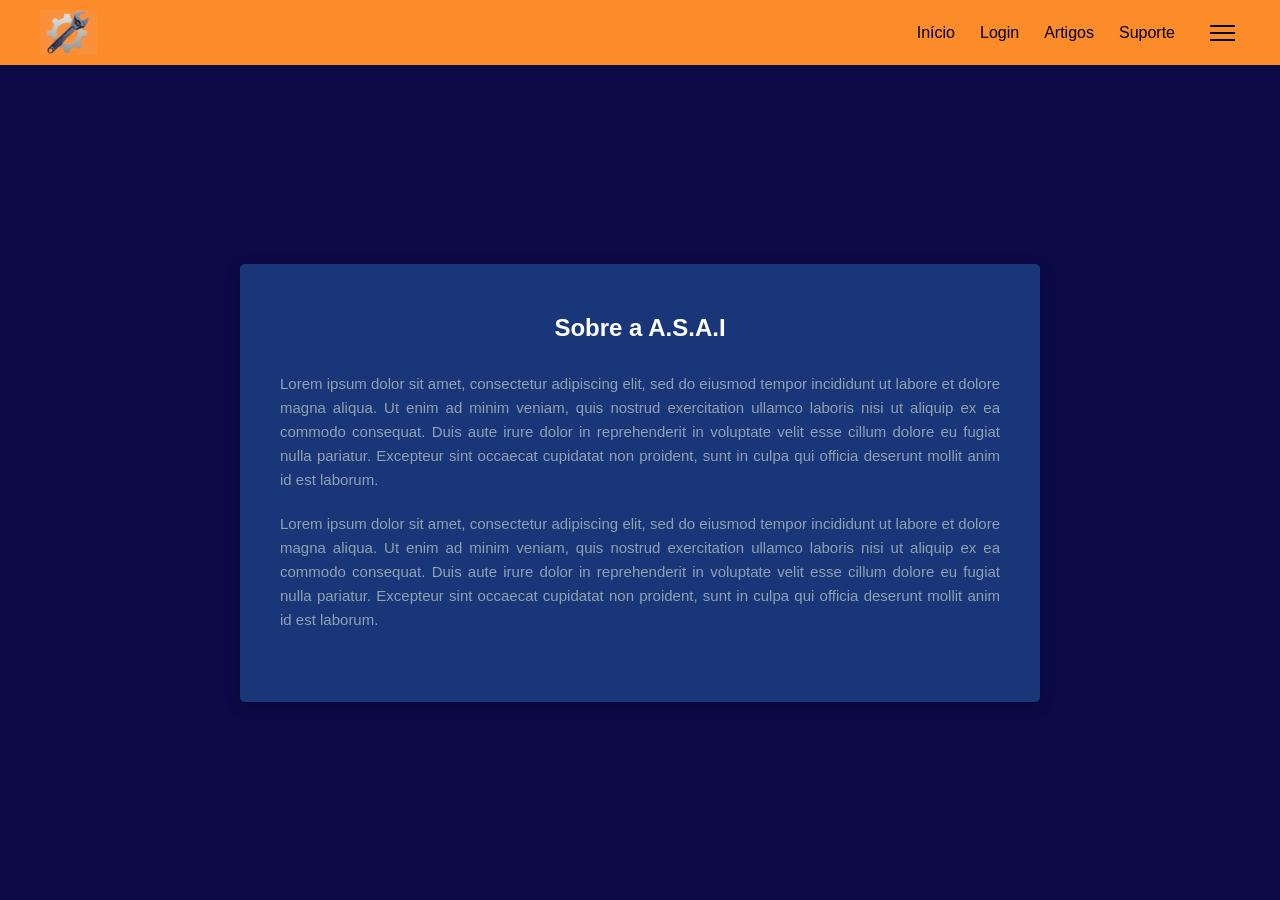
<file: index.html>
<!DOCTYPE html>
<html lang="pt-br">
<head>
    <meta charset="UTF-8">
    <meta name="viewport" content="width=device-width, initial-scale=1.0">
    <link rel="stylesheet" href="./style.css">
    <title>Sobre A.S.A.I</title> 
</head>
<body>
<header class="main-header">
  <div class="logo-container">
    <img src="./imagens/Captura de tela 2026-10-16 141848.png" alt="Logo A.S.A.I" class="logo-img">
  </div>
  
  <div class="nav-container">
    <nav class="navbar">
      <ul class="nav-links">
        <li><a href="inicio.html">Início</a></li>
        <li><a href="login.html">Login</a></li>
        <li><a href="artigos.html">Artigos</a></li>
        <li><a href="suporte.html">Suporte</a></li>
      </ul>
    </nav>
    <button class="menu-hamburger" aria-label="Abrir menu">
      <span></span>
      <span></span>
      <span></span>
    </button>
  </div>
</header>
<main class="content-wrapper">
  
  <section class="sobreasai">
    <h2>Sobre a A.S.A.I</h2>
    
    <p>
      Lorem ipsum dolor sit amet, consectetur adipiscing elit, sed do 
      eiusmod tempor incididunt ut labore et dolore magna aliqua. Ut 
      enim ad minim veniam, quis nostrud exercitation ullamco laboris 
      nisi ut aliquip ex ea commodo consequat. Duis aute irure dolor in 
      reprehenderit in voluptate velit esse cillum dolore eu fugiat nulla 
      pariatur. Excepteur sint occaecat cupidatat non proident, sunt in 
      culpa qui officia deserunt mollit anim id est laborum.
    </p>
    
    <p>
      Lorem ipsum dolor sit amet, consectetur adipiscing elit, sed do 
      eiusmod tempor incididunt ut labore et dolore magna aliqua. Ut 
      enim ad minim veniam, quis nostrud exercitation ullamco laboris 
      nisi ut aliquip ex ea commodo consequat. Duis aute irure dolor in 
      reprehenderit in voluptate velit esse cillum dolore eu fugiat nulla 
      pariatur. Excepteur sint occaecat cupidatat non proident, sunt in 
      culpa qui officia deserunt mollit anim id est laborum.
    </p>
  </section>

</main>

</body>
</html>
</file>
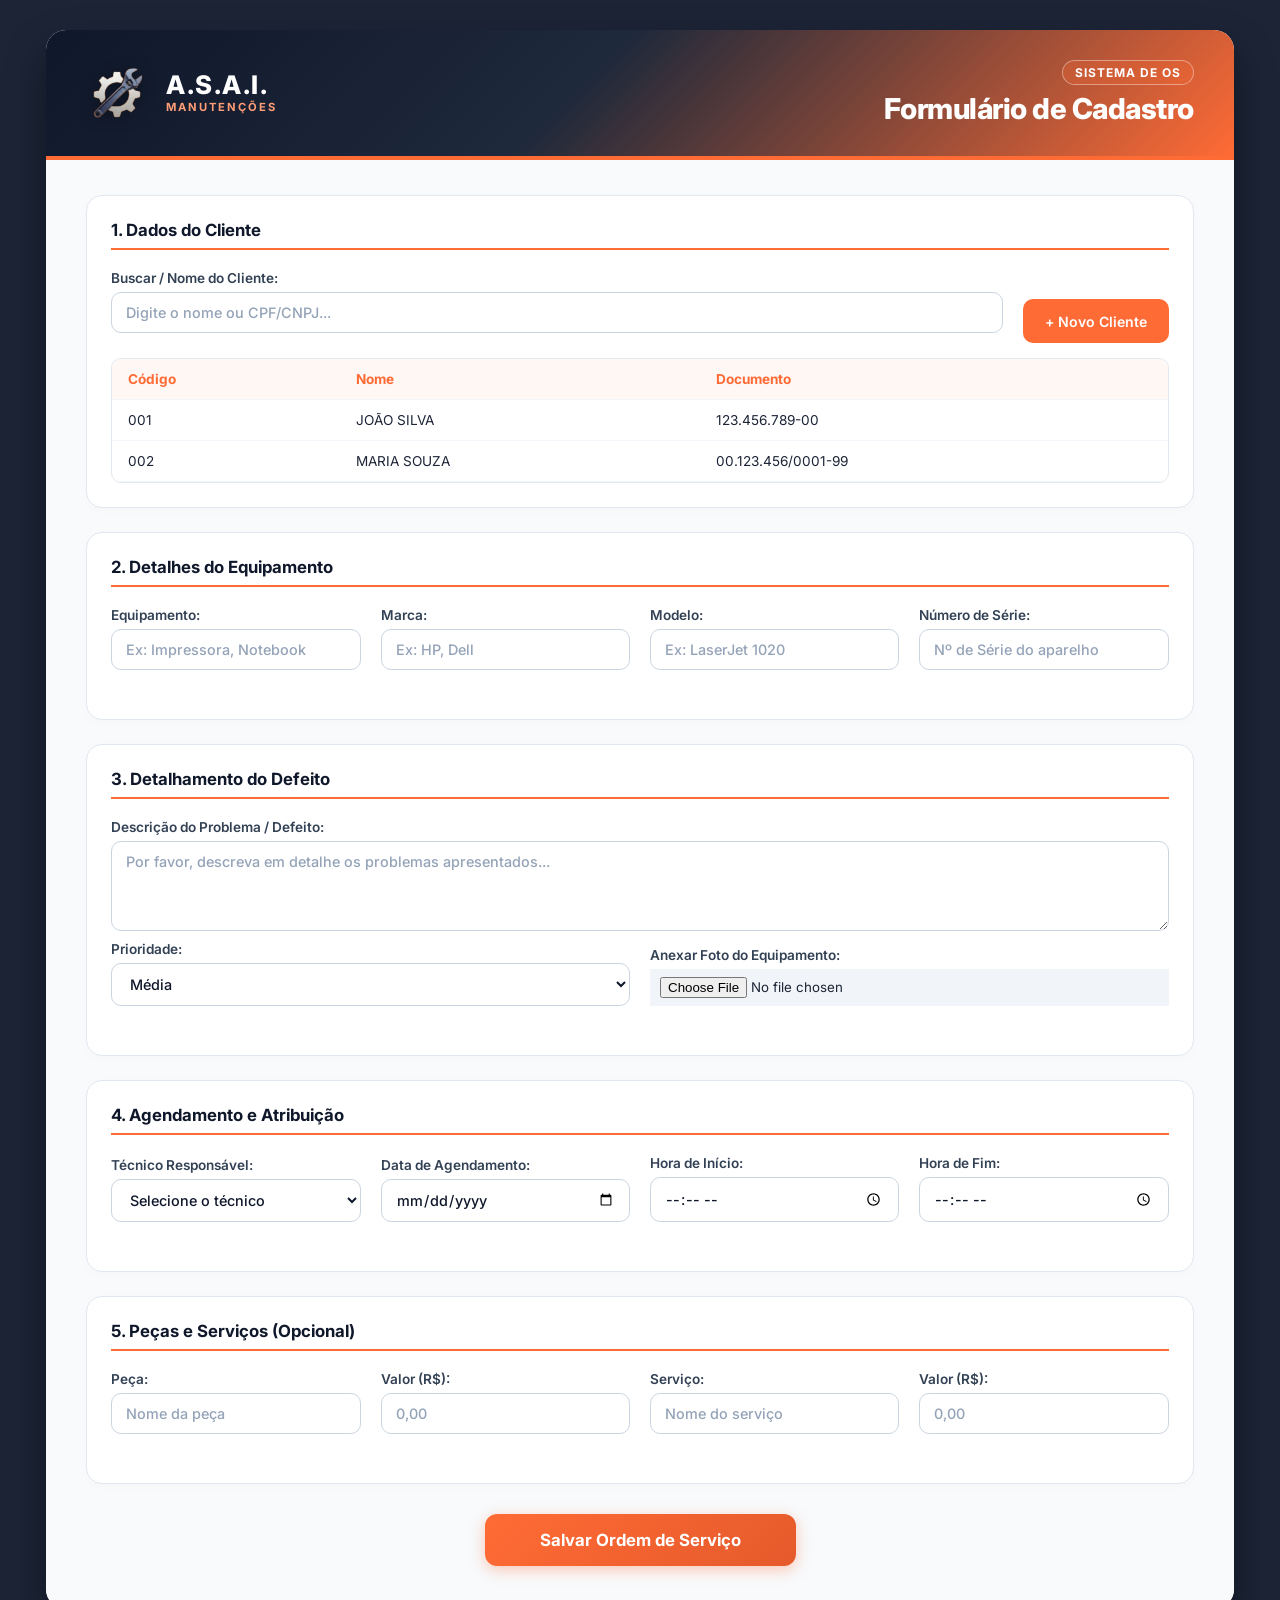
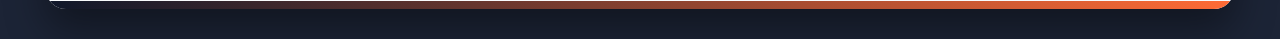
<file: cadastro os/index.html>
<!DOCTYPE html>
<html lang="pt-br">
<head>
    <meta charset="UTF-8">
    <meta name="viewport" content="width=device-width, initial-scale=1.0">
    <title>Cadastro de Ordem de Serviço - ASAI</title>
    <!-- Fonte Inter -->
    <link rel="preconnect" href="https://fonts.googleapis.com">
    <link rel="preconnect" href="https://fonts.gstatic.com" crossorigin>
    <link href="https://fonts.googleapis.com/css2?family=Inter:wght@400;500;600;700;800&display=swap" rel="stylesheet">
    <link rel="stylesheet" href="style.css">
</head>
<body>

    <div class="pagina-formulario">
        
        <!-- Cabeçalho -->
        <header class="cabecalho-novo">
            <div class="bloco-logo">
                <div class="logo-wrapper">
                    <img src="pecas.png" alt="Logótipo ASAI" class="logo-img" onerror="this.src='peças.png';">
                </div>
                <div class="texto-logo">
                    <h1 class="logo-titulo">A.S.A.I.</h1>
                    <p class="logo-subtitulo">MANUTENÇÕES</p>
                </div>
            </div>
            <div class="bloco-titulo">
                <span class="tag-os">SISTEMA DE OS</span>
                <h2 class="titulo-destaque">Formulário de Cadastro</h2>
            </div>
        </header>

        <form id="form-os" class="corpo-formulario">

            <!-- 1. Dados do Cliente -->
            <div class="secao-container">
                <div class="pilula-secao">1. Dados do Cliente</div>

                <div class="linha-campo">
                    <div class="campo flex-1">
                        <label for="busca-cliente">Buscar / Nome do Cliente:</label>
                        <input type="text" id="busca-cliente" placeholder="Digite o nome ou CPF/CNPJ...">
                    </div>
                    <button type="button" class="btn-acao">+ Novo Cliente</button>
                </div>

                <div class="tabela-container">
                    <table class="tabela-clientes">
                        <thead>
                            <tr>
                                <th>Código</th>
                                <th>Nome</th>
                                <th>Documento</th>
                            </tr>
                        </thead>
                        <tbody>
                            <tr>
                                <td>001</td>
                                <td>JOÃO SILVA</td>
                                <td>123.456.789-00</td>
                            </tr>
                            <tr>
                                <td>002</td>
                                <td>MARIA SOUZA</td>
                                <td>00.123.456/0001-99</td>
                            </tr>
                        </tbody>
                    </table>
                </div>
            </div>

            <!-- 2. Detalhes do Equipamento -->
            <div class="secao-container">
                <div class="pilula-secao">2. Detalhes do Equipamento</div>

                <div class="linha-campo">
                    <div class="campo flex-1">
                        <label for="equipamento">Equipamento:</label>
                        <input type="text" id="equipamento" placeholder="Ex: Impressora, Notebook">
                    </div>
                    <div class="campo flex-1">
                        <label for="marca">Marca:</label>
                        <input type="text" id="marca" placeholder="Ex: HP, Dell">
                    </div>
                    <div class="campo flex-1">
                        <label for="modelo">Modelo:</label>
                        <input type="text" id="modelo" placeholder="Ex: LaserJet 1020">
                    </div>
                    <div class="campo flex-1">
                        <label for="num-serie">Número de Série:</label>
                        <input type="text" id="num-serie" placeholder="Nº de Série do aparelho">
                    </div>
                </div>
            </div>

            <!-- 3. Detalhamento do Defeito -->
            <div class="secao-container">
                <div class="pilula-secao">3. Detalhamento do Defeito</div>

                <div class="campo">
                    <label for="descricao-defeito">Descrição do Problema / Defeito:</label>
                    <textarea id="descricao-defeito" placeholder="Por favor, descreva em detalhe os problemas apresentados..."></textarea>
                </div>

                <div class="linha-campo">
                    <div class="campo flex-1">
                        <label for="prioridade">Prioridade:</label>
                        <select id="prioridade">
                            <option value="baixa">Baixa</option>
                            <option value="media" selected>Média</option>
                            <option value="alta">Alta</option>
                        </select>
                    </div>
                    <div class="campo flex-1">
                        <label>Anexar Foto do Equipamento:</label>
                        <input type="file" id="foto-equipamento" class="input-file">
                    </div>
                </div>
            </div>

            <!-- 4. Agendamento e Atribuição -->
            <div class="secao-container">
                <div class="pilula-secao">4. Agendamento e Atribuição</div>

                <div class="linha-campo">
                    <div class="campo flex-1">
                        <label for="tecnico">Técnico Responsável:</label>
                        <select id="tecnico">
                            <option value="" disabled selected>Selecione o técnico</option>
                            <option value="Sofia Gonçalves">Sofia Gonçalves</option>
                            <option value="Ananda">Ananda</option>
                            <option value="Agnes Aisha">Agnes Aisha</option>
                            <option value="Isabelli Santos">Isabelli Santos</option>
                        </select>
                    </div>
                    <div class="campo flex-1">
                        <label for="data-agendamento">Data de Agendamento:</label>
                        <input type="date" id="data-agendamento">
                    </div>
                    <div class="campo flex-1">
                        <label for="hora-inicio">Hora de Início:</label>
                        <input type="time" id="hora-inicio">
                    </div>
                    <div class="campo flex-1">
                        <label for="hora-fim">Hora de Fim:</label>
                        <input type="time" id="hora-fim">
                    </div>
                </div>
            </div>

            <!-- 5. Peças e Serviços -->
            <div class="secao-container">
                <div class="pilula-secao">5. Peças e Serviços (Opcional)</div>

                <div class="linha-campo">
                    <div class="campo flex-1">
                        <label>Peça:</label>
                        <input type="text" placeholder="Nome da peça">
                    </div>
                    <div class="campo flex-1">
                        <label>Valor (R$):</label>
                        <input type="text" placeholder="0,00">
                    </div>
                    <div class="campo flex-1">
                        <label>Serviço:</label>
                        <input type="text" placeholder="Nome do serviço">
                    </div>
                    <div class="campo flex-1">
                        <label>Valor (R$):</label>
                        <input type="text" placeholder="0,00">
                    </div>
                </div>
            </div>

            <!-- Botão de Submissão -->
            <div class="container-btn-submit">
                <button type="submit" class="btn-submeter">Salvar Ordem de Serviço</button>
            </div>

        </form>

        <footer class="rodape-faixa"></footer>

    </div>

</body>
</html>
</file>
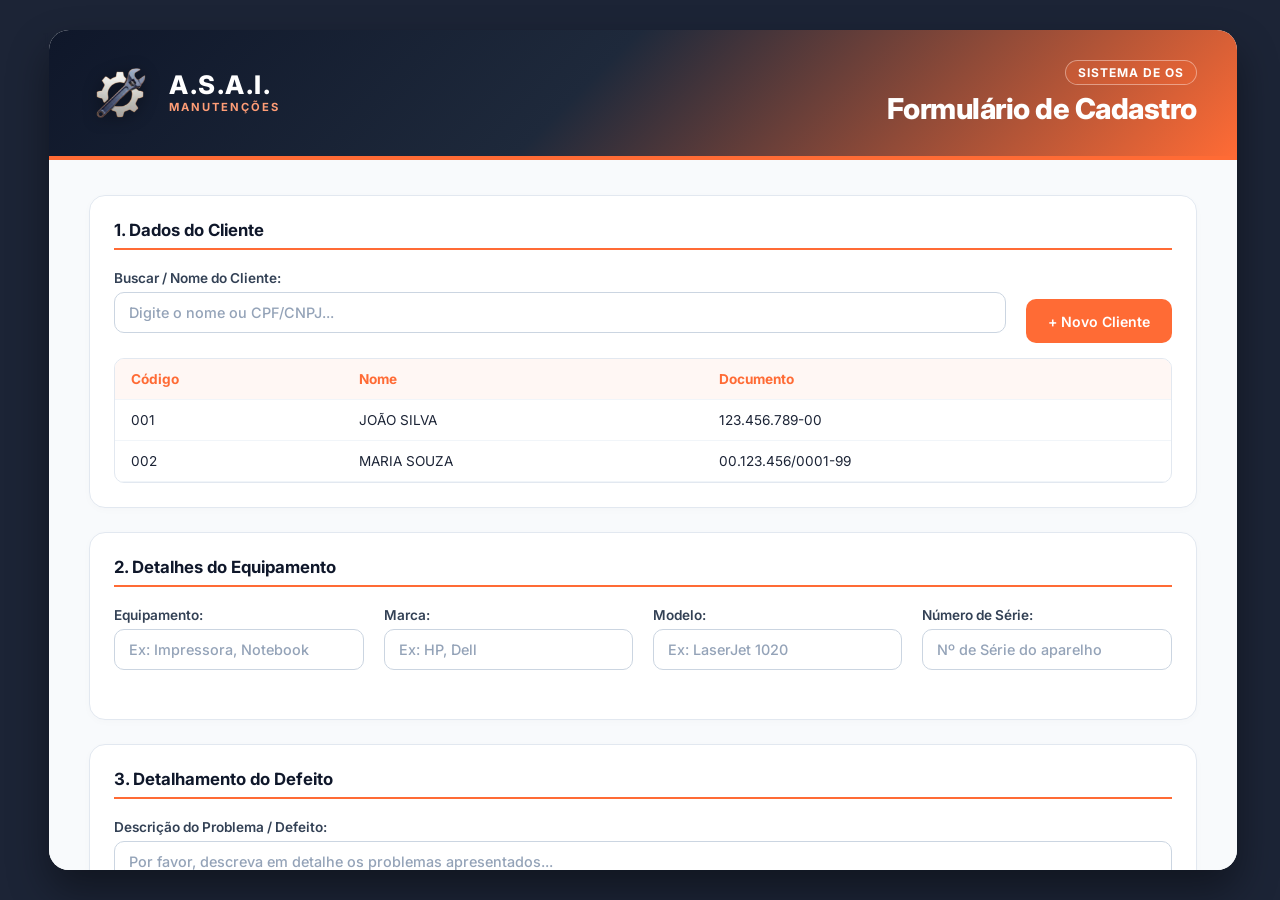
<file: cadastro os/cadasto.html>
]<!DOCTYPE html>
<html lang="pt-br">
<head>
    <meta charset="UTF-8">
    <meta name="viewport" content="width=device-width, initial-scale=1.0">
    <title>Cadastro de Ordem de Serviço - ASAI</title>
    <!-- Fonte Inter -->
    <link rel="preconnect" href="https://fonts.googleapis.com">
    <link rel="preconnect" href="https://fonts.gstatic.com" crossorigin>
    <link href="https://fonts.googleapis.com/css2?family=Inter:wght@400;500;600;700;800&display=swap" rel="stylesheet">
    <link rel="stylesheet" href="style.css">
</head>
<body>

    <div class="pagina-formulario">
        
        <!-- Cabeçalho -->
        <header class="cabecalho-novo">
            <div class="bloco-logo">
                <div class="logo-wrapper">
                    <img src="pecas.png" alt="Logótipo ASAI" class="logo-img" onerror="this.src='peças.png';">
                </div>
                <div class="texto-logo">
                    <h1 class="logo-titulo">A.S.A.I.</h1>
                    <p class="logo-subtitulo">MANUTENÇÕES</p>
                </div>
            </div>
            <div class="bloco-titulo">
                <span class="tag-os">SISTEMA DE OS</span>
                <h2 class="titulo-destaque">Formulário de Cadastro</h2>
            </div>
        </header>

        <form id="form-os" class="corpo-formulario">

            <!-- 1. Dados do Cliente -->
            <div class="secao-container">
                <div class="pilula-secao">1. Dados do Cliente</div>

                <div class="linha-campo">
                    <div class="campo flex-1">
                        <label for="busca-cliente">Buscar / Nome do Cliente:</label>
                        <input type="text" id="busca-cliente" placeholder="Digite o nome ou CPF/CNPJ...">
                    </div>
                    <button type="button" class="btn-acao">+ Novo Cliente</button>
                </div>

                <div class="tabela-container">
                    <table class="tabela-clientes">
                        <thead>
                            <tr>
                                <th>Código</th>
                                <th>Nome</th>
                                <th>Documento</th>
                            </tr>
                        </thead>
                        <tbody>
                            <tr>
                                <td>001</td>
                                <td>JOÃO SILVA</td>
                                <td>123.456.789-00</td>
                            </tr>
                            <tr>
                                <td>002</td>
                                <td>MARIA SOUZA</td>
                                <td>00.123.456/0001-99</td>
                            </tr>
                        </tbody>
                    </table>
                </div>
            </div>

            <!-- 2. Detalhes do Equipamento -->
            <div class="secao-container">
                <div class="pilula-secao">2. Detalhes do Equipamento</div>

                <div class="linha-campo">
                    <div class="campo flex-1">
                        <label for="equipamento">Equipamento:</label>
                        <input type="text" id="equipamento" placeholder="Ex: Impressora, Notebook">
                    </div>
                    <div class="campo flex-1">
                        <label for="marca">Marca:</label>
                        <input type="text" id="marca" placeholder="Ex: HP, Dell">
                    </div>
                    <div class="campo flex-1">
                        <label for="modelo">Modelo:</label>
                        <input type="text" id="modelo" placeholder="Ex: LaserJet 1020">
                    </div>
                    <div class="campo flex-1">
                        <label for="num-serie">Número de Série:</label>
                        <input type="text" id="num-serie" placeholder="Nº de Série do aparelho">
                    </div>
                </div>
            </div>

            <!-- 3. Detalhamento do Defeito -->
            <div class="secao-container">
                <div class="pilula-secao">3. Detalhamento do Defeito</div>

                <div class="campo">
                    <label for="descricao-defeito">Descrição do Problema / Defeito:</label>
                    <textarea id="descricao-defeito" placeholder="Por favor, descreva em detalhe os problemas apresentados..."></textarea>
                </div>

                <div class="linha-campo">
                    <div class="campo flex-1">
                        <label for="prioridade">Prioridade:</label>
                        <select id="prioridade">
                            <option value="baixa">Baixa</option>
                            <option value="media" selected>Média</option>
                            <option value="alta">Alta</option>
                        </select>
                    </div>
                    <div class="campo flex-1">
                        <label>Anexar Foto do Equipamento:</label>
                        <input type="file" id="foto-equipamento" class="input-file">
                    </div>
                </div>
            </div>

            <!-- 4. Agendamento e Atribuição -->
            <div class="secao-container">
                <div class="pilula-secao">4. Agendamento e Atribuição</div>

                <div class="linha-campo">
                    <div class="campo flex-1">
                        <label for="tecnico">Técnico Responsável:</label>
                        <select id="tecnico">
                            <option value="" disabled selected>Selecione o técnico</option>
                            <option value="Sofia Gonçalves">Sofia Gonçalves</option>
                            <option value="Ananda">Ananda</option>
                            <option value="Agnes Aisha">Agnes Aisha</option>
                            <option value="Isabelli Santos">Isabelli Santos</option>
                        </select>
                    </div>
                    <div class="campo flex-1">
                        <label for="data-agendamento">Data de Agendamento:</label>
                        <input type="date" id="data-agendamento">
                    </div>
                    <div class="campo flex-1">
                        <label for="hora-inicio">Hora de Início:</label>
                        <input type="time" id="hora-inicio">
                    </div>
                    <div class="campo flex-1">
                        <label for="hora-fim">Hora de Fim:</label>
                        <input type="time" id="hora-fim">
                    </div>
                </div>
            </div>

            <!-- 5. Peças e Serviços -->
            <div class="secao-container">
                <div class="pilula-secao">5. Peças e Serviços (Opcional)</div>

                <div class="linha-campo">
                    <div class="campo flex-1">
                        <label>Peça:</label>
                        <input type="text" placeholder="Nome da peça">
                    </div>
                    <div class="campo flex-1">
                        <label>Valor (R$):</label>
                        <input type="text" placeholder="0,00">
                    </div>
                    <div class="campo flex-1">
                        <label>Serviço:</label>
                        <input type="text" placeholder="Nome do serviço">
                    </div>
                    <div class="campo flex-1">
                        <label>Valor (R$):</label>
                        <input type="text" placeholder="0,00">
                    </div>
                </div>
            </div>

            <!-- Botão de Submissão -->
            <div class="container-btn-submit">
                <button type="submit" class="btn-submeter">Salvar Ordem de Serviço</button>
            </div>

        </form>

        <footer class="rodape-faixa"></footer>

    </div>

</body>
</html>
</file>
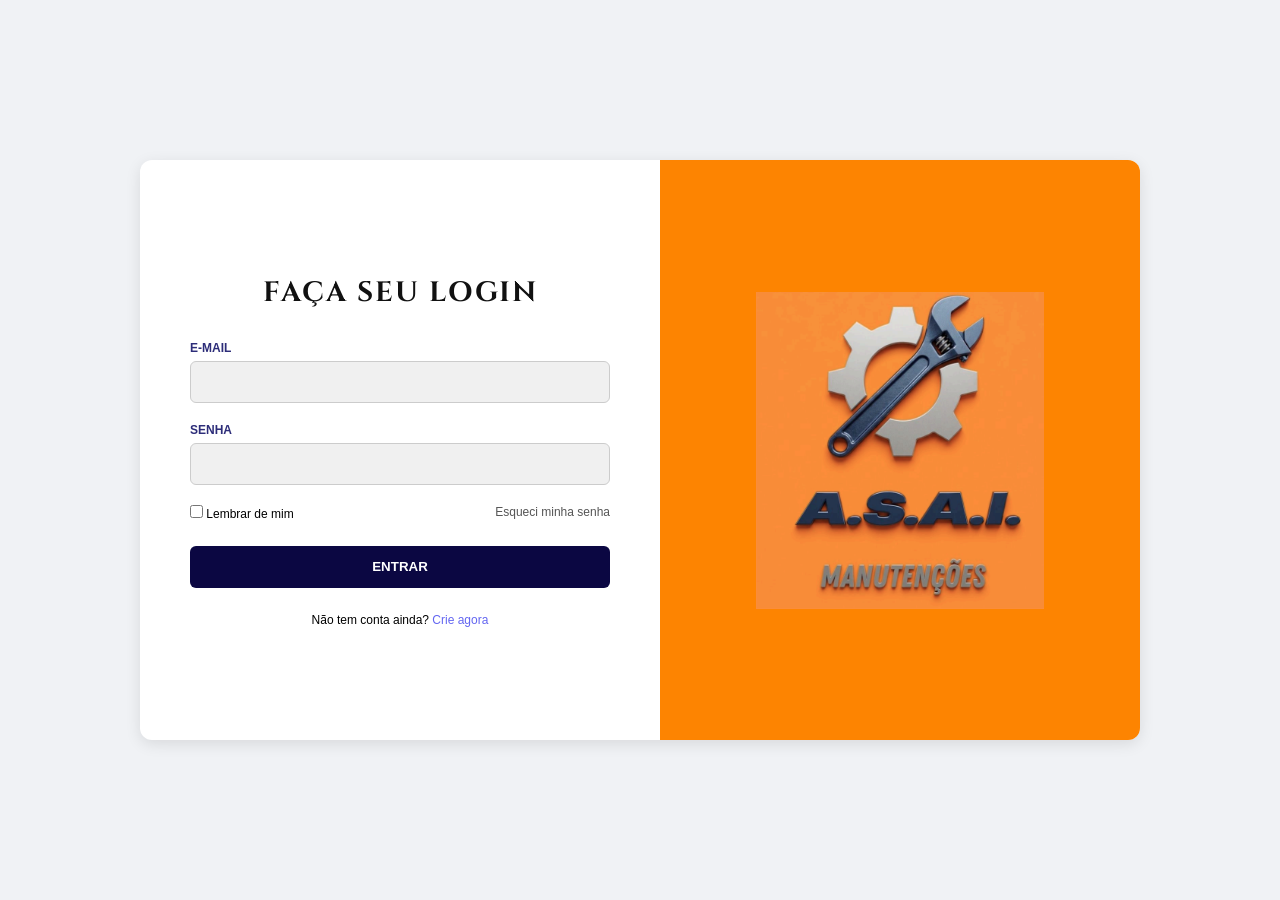
<file: Login/login.html>
<!DOCTYPE html>
<html lang="pt-BR">
<head>
    <meta charset="UTF-8">
    <meta name="viewport" content="width=device-width, initial-scale=1.0">
    <title>Faça seu login - A.S.A.I.</title>
    <!-- Fonte Cinzel (Elegante e Clássica) -->
    <link rel="preconnect" href="https://fonts.googleapis.com">
    <link rel="preconnect" href="https://fonts.gstatic.com" crossorigin>
    <link href="https://fonts.googleapis.com/css2?family=Cinzel:wght@500;700&display=swap" rel="stylesheet">
    <link rel="stylesheet" href="style.css">
</head>
<body>
   
       
      </div>

    <div class="login-container">
        <!-- Lado Esquerdo: Formulário -->
        <div class="login-left">
            <h2>FAÇA SEU LOGIN</h2>
            
            <form>
                <div class="input-group">
                    <label for="email">E-MAIL</label>
                    <input type="email" id="email" required>
                </div>

                <div class="input-group">
                    <label for="senha">SENHA</label>
                    <input type="password" id="senha" required>
                </div>

                <div class="options-row">
                    <label class="remember-me">
                        <input type="checkbox"> Lembrar de mim
                    </label>
                    <a href="#" class="forgot-link">Esqueci minha senha</a>
                </div>

                <button type="submit" class="btn-entrar">ENTRAR</button>
            </form>

            <p class="signup-text">
                Não tem conta ainda? <a href="cadastro.html">Crie agora</a>
            </p>
        </div>

        <!-- Lado Direito: Banner Laranja -->
        <div class="login-right">
            <img src="logo.png" alt="A.S.A.I. Manutenções" class="banner-img">
        </div>
    </div>

</body>
</html>
</file>
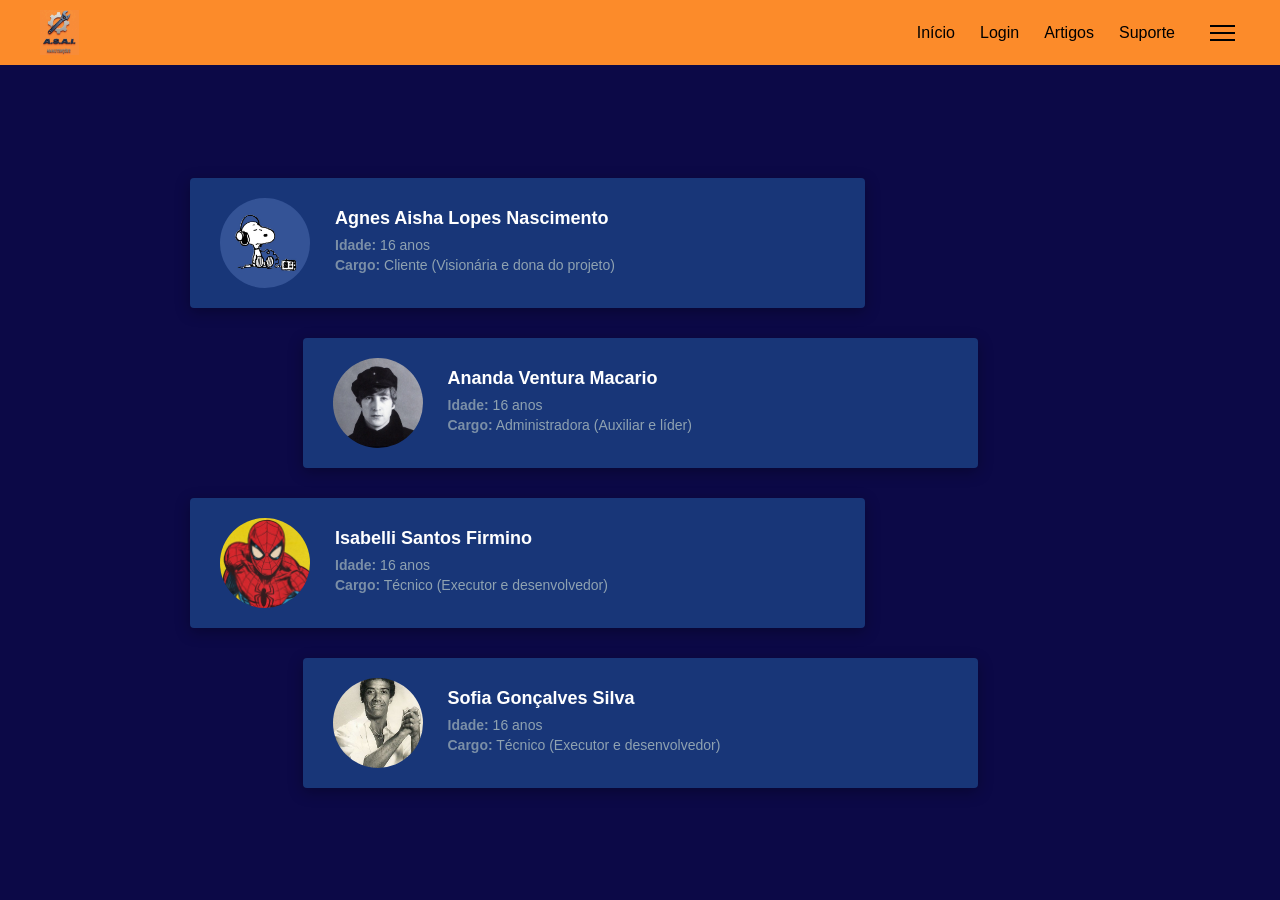
<file: perfil tecnicas/perfil.html>
<!DOCTYPE html>
<html lang="pt-BR">
<head>
    <meta charset="UTF-8">
    <meta name="viewport" content="width=device-width, initial-scale=1.0">
    <title>Perfil das técnicas</title>
    <link rel="stylesheet" href="./style.css">
</head>
<body>
    <header class="main-header">
        <div class="logo-container">
            <img src="./imagens/Captura de tela 2026-10-23 120911.png" alt="Logo A.S.A.I" class="logo-img">
        </div>
        <div class="nav-container">
            <nav class="navbar">
                <ul class="nav-links">
                    <li><a href="inicio.html">Início</a></li>
                    <li><a href="login.html">Login</a></li>
                    <li><a href="artigos.html">Artigos</a></li>
                    <li><a href="suporte.html">Suporte</a></li>
                </ul>
            </nav>
            <button class="menu-hamburger">
                <span></span>
                <span></span>
                <span></span>
            </button>
        </div>
    </header>

    <main class="content-wrapper">
        <section class="team-container">
            
            <div class="member-card position-1">
                <div class="avatar-container">
                    <img src="./imagens/agnes.jpg" alt="Agnes Aisha" class="avatar-img">
                </div>
                <div class="member-info">
                    <h3>Agnes Aisha Lopes Nascimento</h3>
                    <p><strong>Idade:</strong> 16 anos</p>
                    <p><strong>Cargo:</strong> Cliente (Visionária e dona do projeto)</p>
                </div>
            </div>

            <div class="member-card position-2">
                <div class="avatar-container">
                    <img src="./imagens/ananda.jpg" alt="Ananda Ventura" class="avatar-img">
                </div>
                <div class="member-info">
                    <h3>Ananda Ventura Macario</h3>
                    <p><strong>Idade:</strong> 16 anos</p>
                    <p><strong>Cargo:</strong> Administradora (Auxiliar e líder)</p>
                </div>
            </div>

            <div class="member-card position-3">
                <div class="avatar-container">
                    <img src="./imagens/isabelli.jpg" alt="Isabelli Santos" class="avatar-img">
                </div>
                <div class="member-info">
                    <h3>Isabelli Santos Firmino</h3>
                    <p><strong>Idade:</strong> 16 anos</p>
                    <p><strong>Cargo:</strong> Técnico (Executor e desenvolvedor)</p>
                </div>
            </div>

            <div class="member-card position-4">
                <div class="avatar-container">
                    <img src="./imagens/Sofia.jpg" alt="Sofia Gonçalves" class="avatar-img">
                </div>
                <div class="member-info">
                    <h3>Sofia Gonçalves Silva</h3>
                    <p><strong>Idade:</strong> 16 anos</p>
                    <p><strong>Cargo:</strong> Técnico (Executor e desenvolvedor)</p>
                </div>
            </div>
        </section>
    </main>
</body>
</html>
</file>
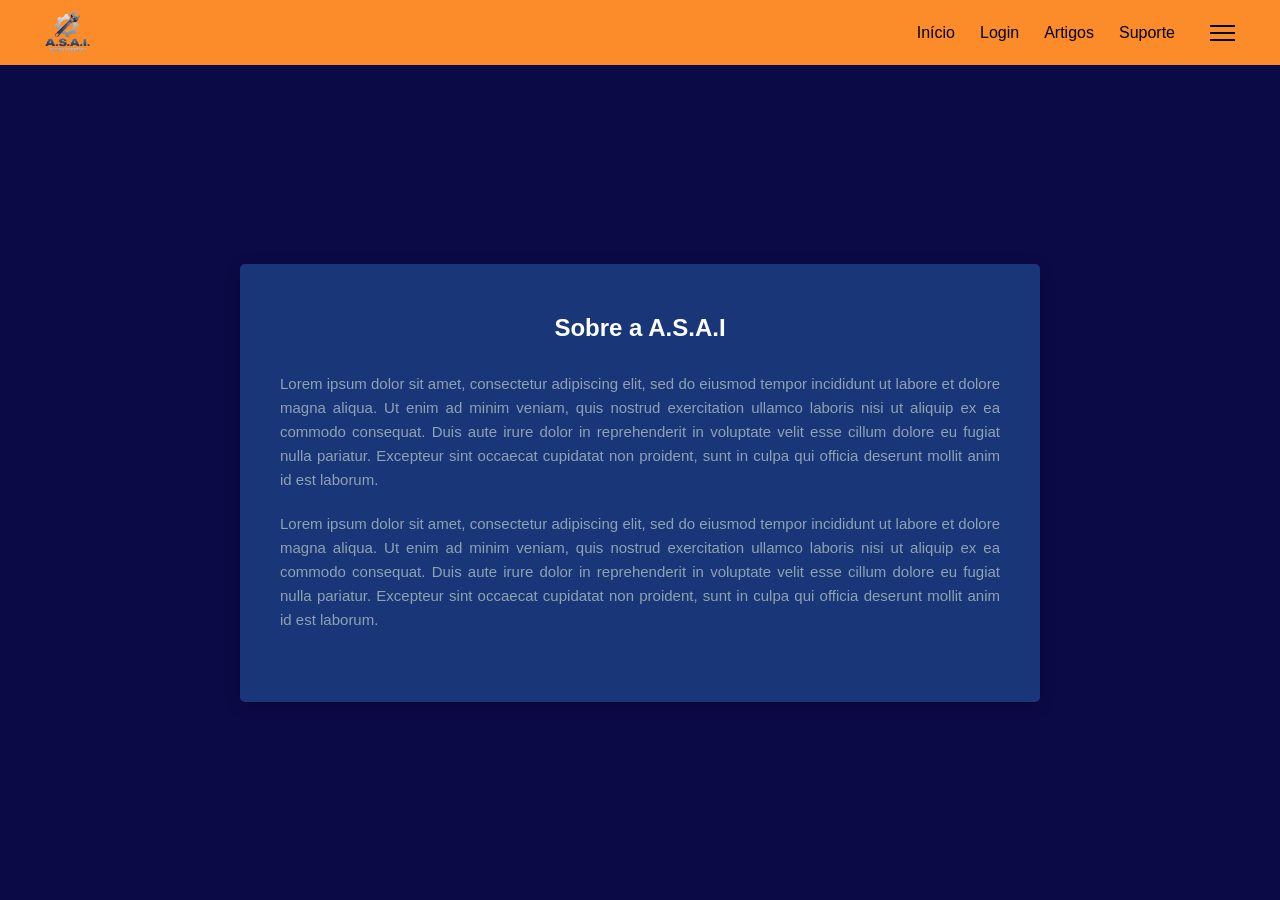
<file: sobre/idex.html>
<!DOCTYPE html>
<html lang="pt-br">
<head>
    <meta charset="UTF-8">
    <meta name="viewport" content="width=device-width, initial-scale=1.0">
    <link rel="stylesheet" href="./style.css">
    <title>Sobre A.S.A.I</title> 
</head>
<body>
<header class="main-header">
  <div class="logo-container">
    <img src="logo.png" alt="Logo A.S.A.I" class="logo-img">
  </div>
  
  <div class="nav-container">
    <nav class="navbar">
      <ul class="nav-links">
        <li><a href="inicio.html">Início</a></li>
        <li><a href="login.html">Login</a></li>
        <li><a href="artigos.html">Artigos</a></li>
        <li><a href="suporte.html">Suporte</a></li>
      </ul>
    </nav>
    <button class="menu-hamburger" aria-label="Abrir menu">
      <span></span>
      <span></span>
      <span></span>
    </button>
  </div>
</header>
<main class="content-wrapper">
  
  <section class="sobreasai">
    <h2>Sobre a A.S.A.I</h2>
    
    <p>
      Lorem ipsum dolor sit amet, consectetur adipiscing elit, sed do 
      eiusmod tempor incididunt ut labore et dolore magna aliqua. Ut 
      enim ad minim veniam, quis nostrud exercitation ullamco laboris 
      nisi ut aliquip ex ea commodo consequat. Duis aute irure dolor in 
      reprehenderit in voluptate velit esse cillum dolore eu fugiat nulla 
      pariatur. Excepteur sint occaecat cupidatat non proident, sunt in 
      culpa qui officia deserunt mollit anim id est laborum.
    </p>
    
    <p>
      Lorem ipsum dolor sit amet, consectetur adipiscing elit, sed do 
      eiusmod tempor incididunt ut labore et dolore magna aliqua. Ut 
      enim ad minim veniam, quis nostrud exercitation ullamco laboris 
      nisi ut aliquip ex ea commodo consequat. Duis aute irure dolor in 
      reprehenderit in voluptate velit esse cillum dolore eu fugiat nulla 
      pariatur. Excepteur sint occaecat cupidatat non proident, sunt in 
      culpa qui officia deserunt mollit anim id est laborum.
    </p>
  </section>

</main>

</body>
</html>
</file>
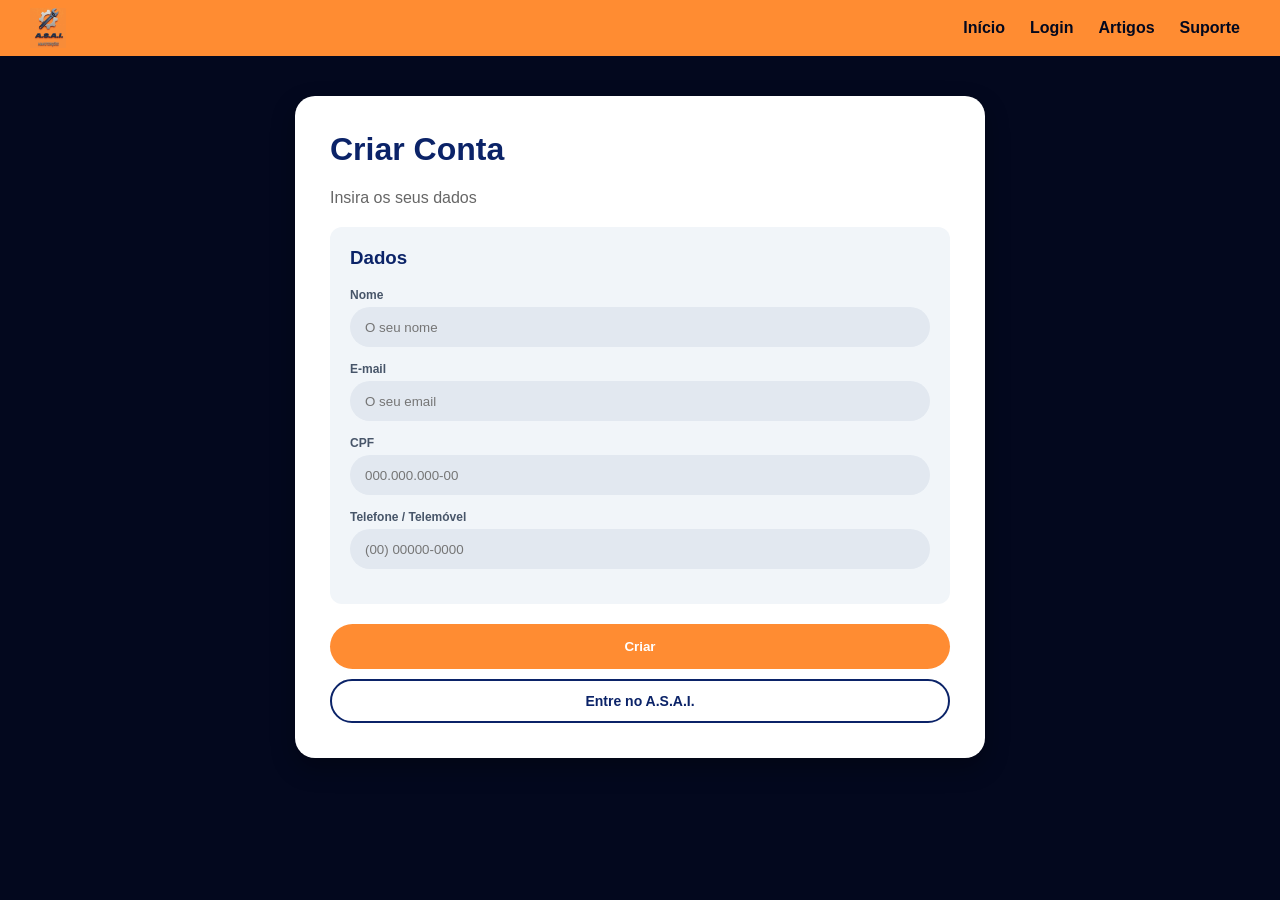
<file: Login/login parte 2/login2.html>
<!DOCTYPE html>
<html>
<head>
    <title>Criar Conta</title>
    <!-- Liga este HTML ao ficheiro de estilo CSS -->
    <link rel="stylesheet" href="login.css">
</head>
<body>

    <!-- BARRA DE CIMA -->
    <header class="navbar">
        <img src="logo.png" class="logo-img"> <!-- Imagem da logo -->
        <nav class="nav-links">
            <a href="#">Início</a>
            <a href="#">Login</a>
            <a href="#">Artigos</a>
            <a href="#">Suporte</a>
        </nav>
    </header>

    <!-- CAIXA DO MEIO -->
    <main class="main-container">
        <div class="card-form">
            
            <h1>Criar Conta</h1>
            <p class="subtitle">Insira os seus dados</p>

            <!-- Formulário -->
            <form onsubmit="mostrarMensagem(event)">
                
                <div class="section-box">
                    <h3>Dados</h3>

                    <!-- Campo Nome -->
                    <div class="input-group">
                        <label>Nome</label>
                        <input type="text" id="campoNome" placeholder="O seu nome" required>
                    </div>

                    <!-- Campo E-mail -->
                    <div class="input-group">
                        <label>E-mail</label>
                        <input type="email" placeholder="O seu email" required>
                    </div>

                    <!-- Campo CPF -->
                    <div class="input-group">
                        <label>CPF</label>
                        <input type="text" placeholder="000.000.000-00" required>
                    </div>

                    <!-- Campo Telefone -->
                    <div class="input-group">
                        <label>Telefone / Telemóvel</label>
                        <input type="tel" placeholder="(00) 00000-0000" required>
                    </div>
                </div>

                <!-- Botão principal de Criar -->
                <button type="submit" class="btn-submit">Criar</button>

                <!-- Botão secundário para quem já tem conta -->
                <a href="login.html" class="btn-secondary">Entre no A.S.A.I.</a>
            </form>

        </div>
    </main>

    <!-- Liga ao ficheiro de JavaScript -->
    <script src="script.js"></script>

</body>
</html>
</file>
<file: style.css>
* {
  margin: 0;
  padding: 0;
  box-sizing: border-box;
  font-family: sans-serif;  
}

.main-header {
  background-color: #fc8b2a; 
  display: flex;
  justify-content: space-between; 
  align-items: center;
  padding: 10px 40px; 
  width: 100%;
}

.logo-container {
  display: flex;
  align-items: center;
}

.logo-img {
  height: 45px;
  width: auto;
  object-fit: contain;
}

.nav-container {
  display: flex;
  align-items: center;
  gap: 30px; 
}

.nav-links {
  list-style: none;
  display: flex;
  gap: 25px; 
}

.nav-links a {
  color: #000000; 
  text-decoration: none;
  font-size: 16px;
  font-weight: 500;
  transition: opacity 0.2s ease;
}

.nav-links a:hover {
  opacity: 0.7; 
}

.menu-hamburger {
  background: none;
  border: none;
  cursor: pointer;
  display: flex;
  flex-direction: column;
  gap: 5px; 
  padding: 5px;
}

.menu-hamburger span {
  display: block;
  width: 25px;
  height: 2px;
  background-color: #000000; 
  transition: 0.3s ease;
}

.content-wrapper {
  background-color: #0c0947; 
  min-height: calc(100vh - 65px); 
  display: flex;
  justify-content: center;
  align-items: center;
  padding: 40px 20px;
}

.sobreasai {
  background-color: #183678;
  max-width: 800px;
  width: 100%;
  padding: 50px 40px; 
  border-radius: 5px;      
  text-align: center;     
  box-shadow: 0 4px 15px rgba(0, 0, 0, 0.2); 
}

.sobreasai h2 {
  color: #ffffff;
  font-size: 24px;
  margin-bottom: 30px;
  font-weight: 600;
}


.sobreasai p {
  color: #8fa2b1;
  font-size: 15px;
  line-height: 1.6;        
  margin-bottom: 20px;      
  text-align: justify;      
}

.about-card p:last-child {
  margin-bottom: 0;
}
</file>
<file: cadastro os/style.css>
/* CONFIGURAÇÃO GLOBAL E TIPOGRAFIA INTER */
* {
    margin: 0;
    padding: 0;
    box-sizing: border-box;
    font-family: 'Inter', system-ui, -apple-system, sans-serif;
}

body {
    background: #1c2436; /* Fundo escuro azulado elegante */
    padding: 30px 15px;
    display: flex;
    justify-content: center;
    color: #1c2436;
    min-height: 100vh;
}

/* CARTÃO PRINCIPAL DO FORMULÁRIO (GRANDE PARA COMPUTADOR) */
.pagina-formulario {
    background-color: #ffffff;
    width: 95%;
    max-width: 1300px; /* Largura expandida para PC */
    border-radius: 20px;
    overflow: hidden;
    box-shadow: 0 20px 40px rgba(0, 0, 0, 0.4);
}

/* CABEÇALHO COM GRADIENTE AZUL MARINHO E LARANJA */
.cabecalho-novo {
    background: linear-gradient(135deg, #0f172a 0%, #1e293b 45%, #ff6b35 100%);
    padding: 30px 40px;
    display: flex;
    justify-content: space-between;
    align-items: center;
    color: #ffffff;
    border-bottom: 4px solid #ff6b35;
}

.bloco-logo {
    display: flex;
    align-items: center;
    gap: 15px;
}

/* LOGO TOTALMENTE NÍTIDA E SEM ESCURECER */
.logo-wrapper {
    background-color: transparent;
    border: none;
    border-radius: 0;
    width: 65px;
    height: 65px;
    display: flex;
    align-items: center;
    justify-content: center;
    box-shadow: none;
    overflow: visible;
}

.logo-img {
    width: 100%;
    height: 100%;
    object-fit: contain;
    filter: brightness(1.1) drop-shadow(0 2px 8px rgba(0, 0, 0, 0.4));
}

.logo-titulo {
    font-size: 1.6rem;
    font-weight: 800;
    letter-spacing: 1.5px;
    color: #ffffff;
    line-height: 1;
}

.logo-subtitulo {
    font-size: 0.7rem;
    font-weight: 700;
    letter-spacing: 2px;
    color: #ff9d76;
    margin-top: 3px;
}

.bloco-titulo {
    text-align: right;
}

.tag-os {
    background: rgba(255, 107, 53, 0.25);
    color: #ffffff;
    border: 1px solid rgba(255, 255, 255, 0.4);
    font-size: 0.75rem;
    font-weight: 700;
    padding: 4px 12px;
    border-radius: 20px;
    letter-spacing: 1px;
    display: inline-block;
    margin-bottom: 6px;
}

.titulo-destaque {
    font-size: 1.8rem;
    font-weight: 800;
    color: #ffffff;
    letter-spacing: -0.5px;
}

/* CORPO DO FORMULÁRIO */
.corpo-formulario {
    padding: 35px 40px;
    background-color: #f8fafc;
}

.secao-container {
    background: #ffffff;
    padding: 24px;
    border-radius: 16px;
    border: 1px solid #e2e8f0;
    margin-bottom: 24px;
    box-shadow: 0 2px 8px rgba(0, 0, 0, 0.02);
}

/* PÍLULAS DE SECÇÃO DESTAQUE */
.pilula-secao {
    color: #0f172a;
    font-size: 1.05rem;
    font-weight: 700;
    margin-bottom: 20px;
    padding-bottom: 8px;
    border-bottom: 2.5px solid #ff6b35;
    display: flex;
    align-items: center;
    gap: 8px;
}

/* LINHAS E CAMPOS (LADO A LADO NO PC) */
.linha-campo {
    display: flex;
    flex-wrap: wrap;
    gap: 20px;
    margin-bottom: 15px;
    align-items: flex-end;
}

.flex-1 {
    flex: 1;
    min-width: 200px;
}

.campo {
    display: flex;
    flex-direction: column;
    margin-bottom: 10px;
}

label {
    color: #334155;
    font-size: 0.85rem;
    font-weight: 600;
    margin-bottom: 6px;
}

input[type="text"],
input[type="date"],
input[type="time"],
select,
textarea {
    width: 100%;
    border: 1.5px solid #cbd5e1;
    border-radius: 10px;
    padding: 11px 14px;
    font-size: 0.9rem;
    font-weight: 500;
    color: #0f172a;
    outline: none;
    background-color: #ffffff;
    transition: all 0.2s ease-in-out;
}

input[type="text"]::placeholder,
textarea::placeholder {
    color: #94a3b8;
}

input:focus,
select:focus,
textarea:focus {
    border-color: #ff6b35;
    box-shadow: 0 0 0 3px rgba(255, 107, 53, 0.15);
}

textarea {
    min-height: 90px;
    resize: vertical;
}

.input-file {
    padding: 8px 10px;
    background-color: #f1f5f9;
}

/* TABELA DE CLIENTES */
.tabela-container {
    overflow-x: auto;
    margin-top: 12px;
    border: 1px solid #e2e8f0;
    border-radius: 10px;
}

.tabela-clientes {
    width: 100%;
    border-collapse: collapse;
    font-size: 0.85rem;
}

.tabela-clientes th,
.tabela-clientes td {
    padding: 12px 16px;
    text-align: left;
    border-bottom: 1px solid #f1f5f9;
}

.tabela-clientes th {
    background-color: #fff7f4;
    color: #ff6b35;
    font-weight: 700;
}

.tabela-clientes tr:hover {
    background-color: #f8fafc;
}

/* BOTÕES */
.btn-acao {
    background-color: #ff6b35;
    color: #ffffff;
    border: none;
    padding: 11px 22px;
    border-radius: 10px;
    font-weight: 600;
    font-size: 0.88rem;
    cursor: pointer;
    white-space: nowrap;
    height: 44px;
    transition: all 0.2s ease;
}

.btn-acao:hover {
    background-color: #e55a2b;
    transform: translateY(-1px);
}

.container-btn-submit {
    text-align: center;
    margin-top: 30px;
}

.btn-submeter {
    background: linear-gradient(135deg, #ff6b35 0%, #e55a2b 100%);
    color: #ffffff;
    border: none;
    padding: 16px 55px;
    border-radius: 12px;
    font-size: 1.05rem;
    font-weight: 700;
    cursor: pointer;
    box-shadow: 0 4px 15px rgba(255, 107, 53, 0.35);
    transition: all 0.2s ease;
}

.btn-submeter:hover {
    transform: translateY(-2px);
    box-shadow: 0 6px 20px rgba(255, 107, 53, 0.45);
}

/* RODAPÉ */
.rodape-faixa {
    height: 8px;
    background: linear-gradient(90deg, #0f172a 0%, #ff6b35 100%);
}

/* RESPONSIVIDADE (TABLETS E CELULARES) */
@media (max-width: 768px) {
    .pagina-formulario {
        width: 100%;
        border-radius: 12px;
    }

    .cabecalho-novo {
        flex-direction: column;
        text-align: center;
        gap: 15px;
        padding: 25px 20px;
    }

    .bloco-logo {
        flex-direction: column;
    }

    .bloco-titulo {
        text-align: center;
    }

    .linha-campo {
        flex-direction: column;
        gap: 0;
    }

    .flex-1 {
        width: 100%;
    }

    .corpo-formulario {
        padding: 20px 15px;
    }

    .btn-acao {
        width: 100%;
        margin-top: 5px;
    }
}
</file>
<file: Login/style.css>
* {
    margin: 0;
    padding: 0;
    box-sizing: border-box;
    font-family: sans-serif;
}

body {
    background-color: #f0f2f5;
    min-height: 100vh;
    display: flex;
    justify-content: center;
    align-items: center;
}

/* Caixa principal maior */
.login-container {
    display: flex;
    width: 1000px;
    height: 580px;
    background-color: #ffffff;
    box-shadow: 0 4px 15px rgba(0, 0, 0, 0.1);
    border-radius: 12px;
    overflow: hidden;
}

/* Lado Esquerdo - Formulário */
.login-left {
    flex: 1;
    padding: 50px;
    display: flex;
    flex-direction: column;
    justify-content: center;
}

/* Título com a fonte Cinzel */
.login-left h2 {
    font-family: 'Cinzel', serif;
    font-size: 28px;
    font-weight: 700;
    letter-spacing: 2px;
    color: #111;
    text-align: center;
    margin-bottom: 30px;
}

.input-group {
    margin-bottom: 20px;
}

.input-group label {
    display: block;
    font-size: 12px;
    font-weight: bold;
    margin-bottom: 6px;
    color: rgb(45, 45, 121);
}

.input-group input {
    width: 100%;
    height: 42px;
    background-color: #f0f0f0;
    border: 1px solid #ccc;
    border-radius: 6px;
    padding: 0 12px;
    font-size: 14px;
}

.options-row {
    display: flex;
    justify-content: space-between;
    font-size: 12px;
    margin-bottom: 25px;
}

.forgot-link {
    color: #555;
    text-decoration: none;
}

/* Botão Entrar */
.btn-entrar {
    width: 100%;
    height: 42px;
    background-color: #0b0742;
    color: white;
    border: none;
    border-radius: 6px;
    font-weight: bold;
    cursor: pointer;
}

.signup-text {
    text-align: center;
    font-size: 12px;
    margin-top: 25px;
}

.signup-text a {
    color: #6366f1;
    text-decoration: none;
}

/* Lado Direito - Banner Laranja */
.login-right {
    flex: 1;
    background-color: #FD8401;
    display: flex;
    justify-content: center;
    align-items: center;
    padding: 30px;
}

.banner-img {
    max-width: 90%;
    max-height: 90%;
    object-fit: contain;
}
</file>
<file: perfil tecnicas/style.css>
* {
    margin: 0;
    padding: 0;
    box-sizing: border-box;
    font-family: sans-serif;
}

.main-header {
    background-color: #fc8b2a;
    display: flex;
    justify-content: space-between;
    align-items: center;
    padding: 10px 40px;
    width: 100%;
}

.logo-container {
    display: flex;
    align-items: center;
}

.logo-img {
    height: 45px;
    width: auto;
    object-fit: contain;
}

.nav-container {
    display: flex;
    align-items: center;
    gap: 30px;
}

.nav-links {
    list-style: none;
    display: flex;
    gap: 25px;
}

.nav-links a {
    color: #000000;
    text-decoration: none;
    font-size: 16px;
    font-weight: 500;
    transition: opacity 0.2s ease;
}

.nav-links a:hover {
    opacity: 0.7;
}

.menu-hamburger {
    background: none;
    border: none;
    cursor: pointer;
    display: flex;
    flex-direction: column;
    gap: 5px;
    padding: 5px;
}

.menu-hamburger span {
    display: block;
    width: 25px;
    height: 2px;
    background-color: #000000;
    transition: 0.3s ease;
}

.content-wrapper {
    background-color: #0c0947; 
    min-height: calc(100vh - 65px);
    display: flex;
    justify-content: center;
    align-items: center;
    padding: 60px 20px;
}

.team-container {
    width: 100%;
    max-width: 900px;
    display: flex;
    flex-direction: column;
    gap: 30px;
}

.member-card {
    background-color: #183678; 
    border-radius: 4px;
    padding: 20px 30px;
    display: flex;
    align-items: center;
    gap: 25px;
    width: 75%; 
    box-shadow: 0 4px 15px rgba(0, 0, 0, 0.3);
}

.position-1 { align-self: flex-start; }
.position-2 { align-self: center; }
.position-3 { align-self: flex-start; }
.position-4 { align-self: center; }

.avatar-container {
    width: 90px;
    height: 90px;
    border-radius: 50%;
    overflow: hidden;
    flex-shrink: 0;
}

.avatar-img {
    width: 100%;
    height: 100%;
    object-fit: cover;
}


.member-info h3 {
    color: #ffffff;
    font-size: 18px;
    margin-bottom: 8px;
    font-weight: 600;
}

.member-info p {
    color: #8fa2b1;
    font-size: 14px;
    margin-bottom: 4px;
}

.member-info p strong {
    color: #7b8fa7;
}

@media (max-width: 768px) {
    .member-card {
        width: 100%;
        align-self: center !important;
        flex-direction: column;
        text-align: center;
    }
}
</file>
<file: sobre/style.css>
* {
  margin: 0;
  padding: 0;
  box-sizing: border-box;
  font-family: sans-serif;  
}

.main-header {
  background-color: #fc8b2a; 
  display: flex;
  justify-content: space-between; 
  align-items: center;
  padding: 10px 40px; 
  width: 100%;
}

.logo-container {
  display: flex;
  align-items: center;
}

.logo-img {
  height: 45px;
  width: auto;
  object-fit: contain;
}

.nav-container {
  display: flex;
  align-items: center;
  gap: 30px; 
}

.nav-links {
  list-style: none;
  display: flex;
  gap: 25px; 
}

.nav-links a {
  color: #000000; 
  text-decoration: none;
  font-size: 16px;
  font-weight: 500;
  transition: opacity 0.2s ease;
}

.nav-links a:hover {
  opacity: 0.7; 
}

.menu-hamburger {
  background: none;
  border: none;
  cursor: pointer;
  display: flex;
  flex-direction: column;
  gap: 5px; 
  padding: 5px;
}

.menu-hamburger span {
  display: block;
  width: 25px;
  height: 2px;
  background-color: #000000; 
  transition: 0.3s ease;
}

.content-wrapper {
  background-color: #0c0947; 
  min-height: calc(100vh - 65px); 
  display: flex;
  justify-content: center;
  align-items: center;
  padding: 40px 20px;
}

.sobreasai {
  background-color: #183678;
  max-width: 800px;
  width: 100%;
  padding: 50px 40px; 
  border-radius: 5px;      
  text-align: center;     
  box-shadow: 0 4px 15px rgba(0, 0, 0, 0.2); 
}

.sobreasai h2 {
  color: #ffffff;
  font-size: 24px;
  margin-bottom: 30px;
  font-weight: 600;
}


.sobreasai p {
  color: #8fa2b1;
  font-size: 15px;
  line-height: 1.6;        
  margin-bottom: 20px;      
  text-align: justify;      
}

.about-card p:last-child {
  margin-bottom: 0;
}
</file>
<file: Login/login parte 2/login.css>
/* --- FUNDO DO SITE --- */
body {
    background-color: #03081e; /* Pinta o fundo geral do site de azul escuro */
    font-family: Arial, sans-serif; /* Define o tipo de letra limpo */
    margin: 0;                 /* Tira as margens em branco da borda da tela */
}

/* --- BARRA LARANJA NO TOPO --- */
.navbar {
    background-color: #ff8c32; /* Pinta a barra de cima de laranja */
    display: flex;             /* Deixa a logo e os links alinhados lado a lado */
    justify-content: space-between; /* Separa: logo na esquerda, links na direita */
    align-items: center;       /* Centra os elementos na vertical */
    padding: 8px 30px;         /* Espaço por dentro da barra */
}

.logo-container {
    margin-left: 10px;         /* Afasta um bocadinho a logo da borda esquerda */
}

.logo-img {
    height: 40px;              /* Define a altura correta da imagem da logo */
}

.nav-links {
    display: flex;             /* Coloca os links do menu em linha horizontal */
    gap: 25px;                 /* Espaço de distância entre cada palavra do menu */
    margin-right: 10px;        /* Afasta os links da borda direita */
}

.nav-links a {
    color: #03081e;            /* Cor escura para o texto dos links */
    text-decoration: none;     /* Tira a linha sublinhada dos links */
    font-weight: bold;         /* Letra mais grossa nos links */
}

/* --- CARTÃO BRANCO NO CENTRO --- */
.main-container {
    display: flex;
    justify-content: center;   /* Centra o cartão branco a meio da tela */
    padding: 40px 20px;        /* Espaço em volta do cartão */
}

.card-form {
    background-color: #ffffff; /* Pinta o cartão de branco */
    width: 100%;
    max-width: 620px;          /* Largura máxima perfeita para o cartão */
    padding: 35px;             /* Espaço interior para os textos não colarem */
    border-radius: 20px;       /* Arredonda os 4 cantos do cartão */
    box-shadow: 0 10px 25px rgba(0, 0, 0, 0.3); /* Cria uma sombra suave por baixo do cartão */
}

.card-form h1 {
    color: #0b2368;            /* Pinta o título "Criar Conta" de azul escuro */
    margin-top: 0;
}

.subtitle {
    color: #666;               /* Pinta o subtítulo de cinzento */
    margin-bottom: 20px;       /* Espaço por baixo do subtítulo */
}

/* --- CAIXA CINZENTA DE DENTRO --- */
.section-box {
    background-color: #f1f5f9; /* Pinta a caixinha dos dados de cinzento claro */
    padding: 20px;             /* Espaço por dentro da caixa */
    border-radius: 12px;       /* Cantos arredondados na caixa interior */
    margin-bottom: 20px;       /* Espaço em baixo da caixa */
}

.section-box h3 {
    color: #0b2368;            /* Pinta o título "Dados" de azul escuro */
    margin-top: 0;
}

/* --- CAMPOS ONDE SE ESCREVE (INPUTS) --- */
.input-group {
    display: flex;
    flex-direction: column;    /* Nome do campo em cima, caixinha em baixo */
    margin-bottom: 15px;       /* Espaço entre um campo e o seguinte */
}

.input-group label {
    font-size: 12px;           /* Letra pequena para o nome do campo */
    color: #475569;            /* Cor cinzenta/azulada para o nome */
    margin-bottom: 5px;        /* Espaço entre o nome e a caixa de escrita */
    font-weight: bold;         /* Letra grossa no nome do campo */
}

.input-group input {
    height: 40px;              /* Altura da caixinha de escrita */
    border-radius: 20px;       /* Formato de pílula arredondada */
    border: none;              /* Sem bordas pretas */
    background-color: #e2e8f0; /* Fundo cinzento suave na caixa de escrita */
    padding: 0 15px;           /* Afasta o texto que escreves da borda */
    outline: none;             /* Tira a linha azul padrão ao clicar */
}

.input-group input:focus {
    background-color: #ffffff; /* Fica com fundo branco ao clicar para escrever */
    box-shadow: 0 0 0 2px #ff8c32; /* Cria um contorno laranja suave ao selecionar */
}

/* --- BOTÕES --- */

/* Botão Laranja (Criar) */
.btn-submit {
    width: 100%;               /* O botão ocupa a largura inteira */
    height: 45px;              /* Altura do botão */
    background-color: #ff8c32; /* Pinta o botão de laranja */
    color: white;              /* Letras brancas dentro do botão */
    border: none;              /* Sem bordas */
    border-radius: 25px;       /* Botão bem arredondado */
    font-weight: bold;         /* Letra grossa */
    cursor: pointer;           /* Transforma o cursor numa mãozinha */
    margin-bottom: 10px;       /* Espaço para separar do botão de baixo */
}

.btn-submit:hover {
    background-color: #e07622; /* Laranja mais escuro ao passar o rato por cima */
}

/* Botão Secundário (Entre no A.S.A.I.) */
.btn-secondary {
    display: block;
    text-align: center;        /* Centra o texto no meio do botão */
    padding: 12px;
    background-color: transparent; /* Sem cor de fundo (transparente) */
    color: #0b2368;            /* Texto em azul escuro */
    border: 2px solid #0b2368; /* Cria uma linha de contorno azul à volta */
    border-radius: 25px;       /* Cantos arredondados */
    text-decoration: none;     /* Tira o sublinhado */
    font-weight: bold;
    font-size: 14px;
}

.btn-secondary:hover {
    background-color: #0b2368; /* O fundo passa a azul escuro ao passar o rato */
    color: white;              /* As letras mudam automaticamente para branco */
}

/* ========================================== */
/* RESPONSIVIDADE (Para telemóveis e tablets) */
/* ========================================== */
@media (max-width: 768px) {
    /* Ajusta o espaço da barra de cima em telas pequenas */
    .navbar {
        padding: 8px 15px;
    }

    .nav-links {
        gap: 12px;
    }

    .nav-links a {
        font-size: 13px;
    }

    /* Adapta o cartão central para ocupar melhor o espaço do telemóvel */
    .main-container {
        padding: 15px;
    }

    .card-form {
        padding: 20px;
        border-radius: 15px;
    }

    .card-form h1 {
        font-size: 24px;
    }
}
</file>
